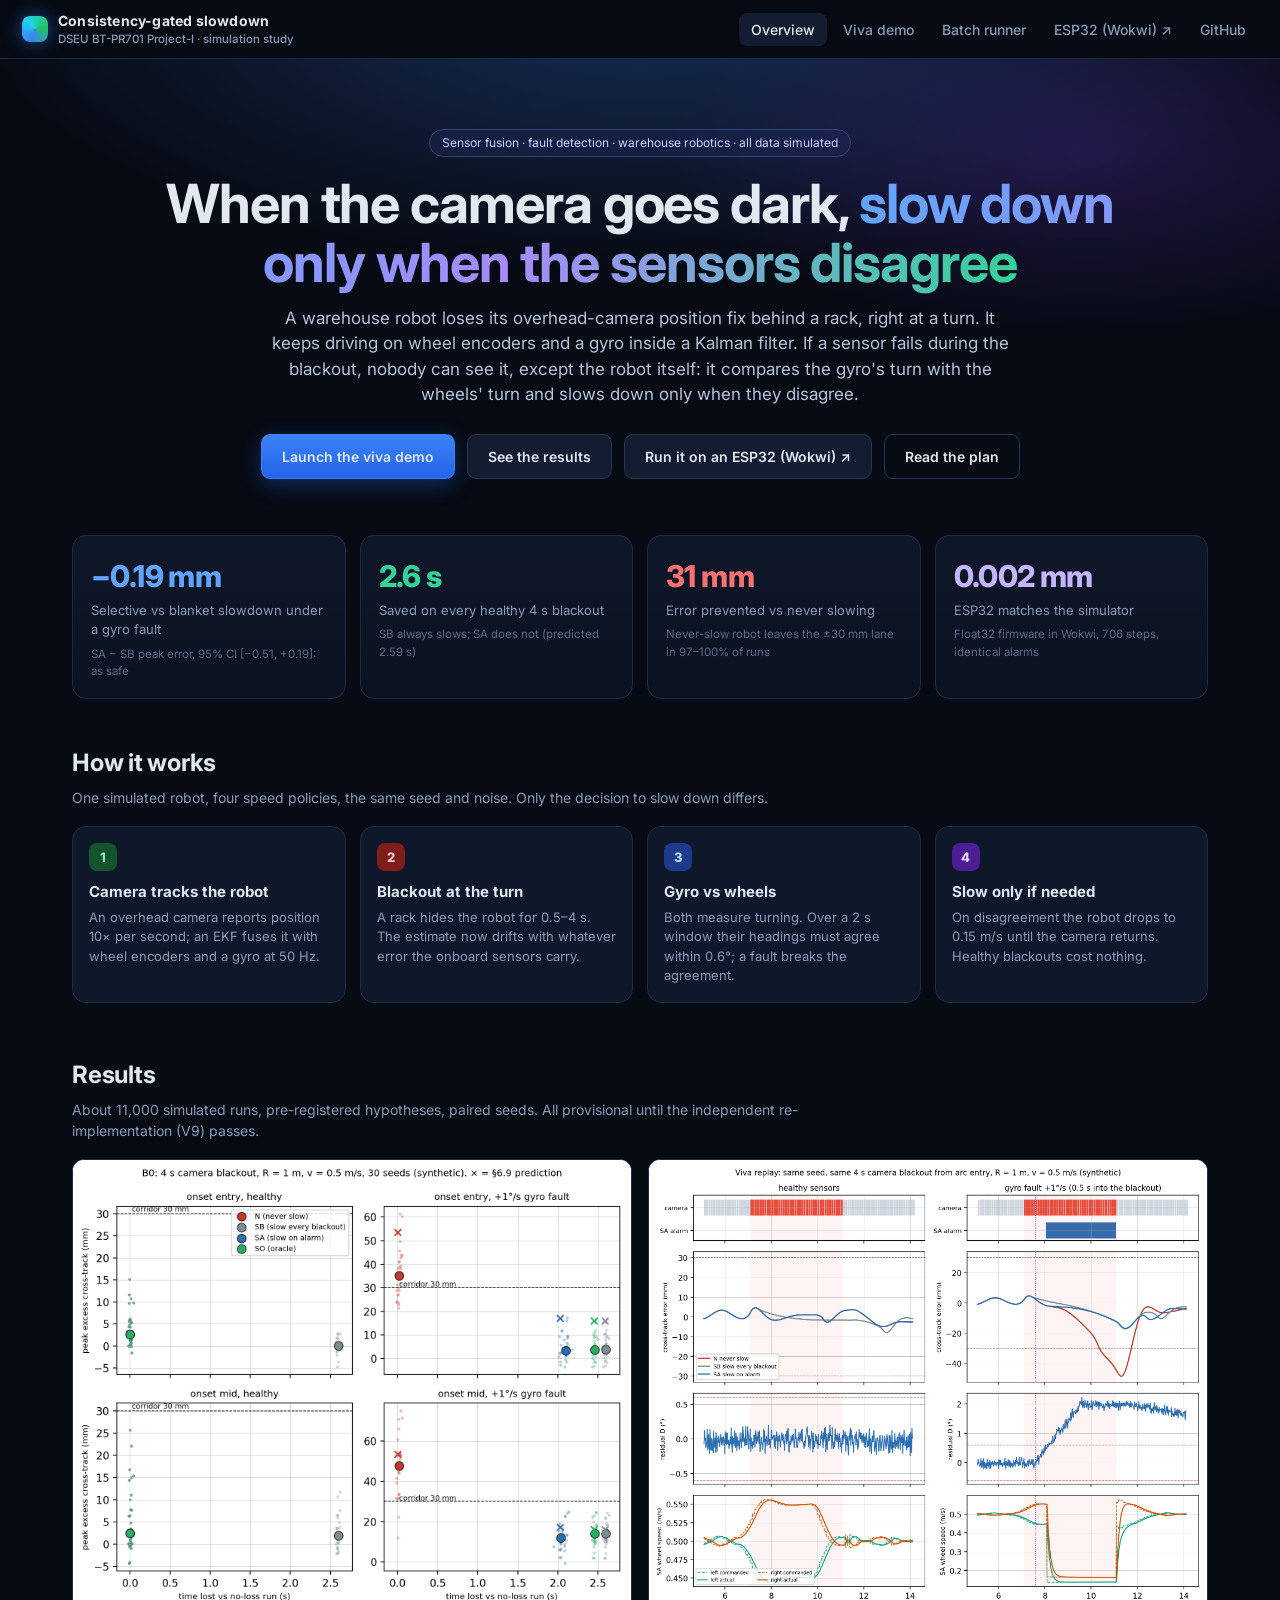
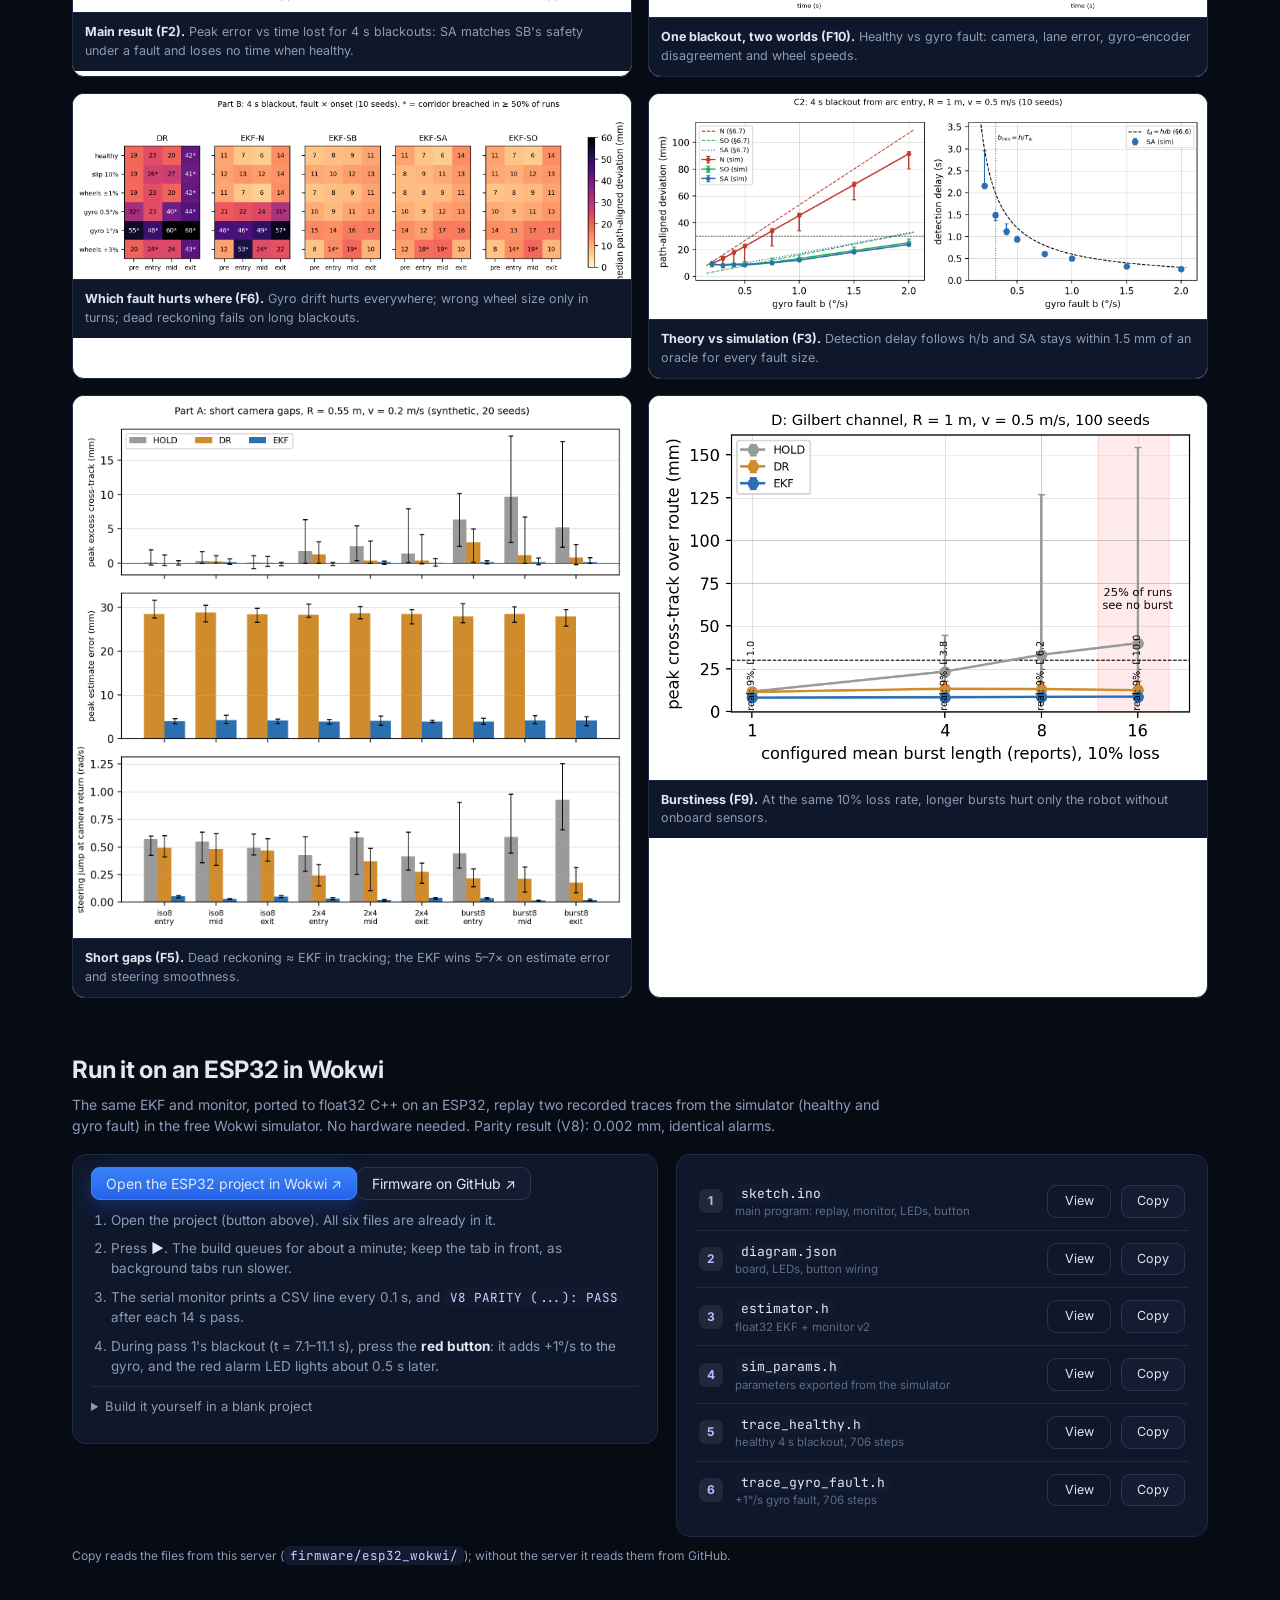
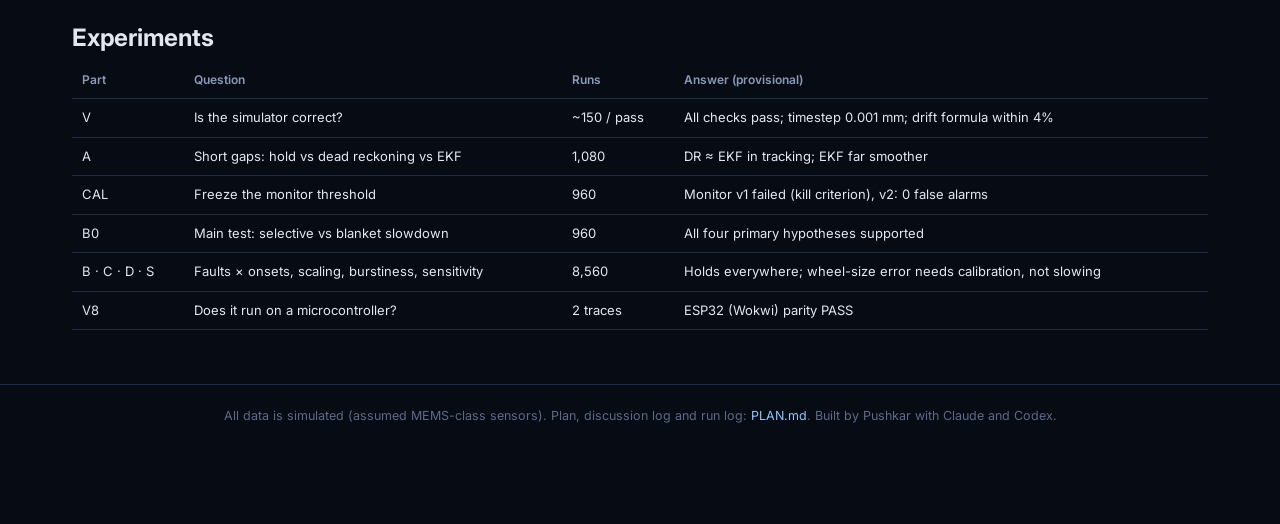
<file: index.html>
<!doctype html>
<html lang="en">
<head>
<meta charset="utf-8">
<title>Consistency-gated slowdown · redirecting</title>
<meta http-equiv="refresh" content="0; url=web/">
<link rel="canonical" href="web/">
</head>
<body style="background:#070b14;color:#cbd5e1;font-family:system-ui,sans-serif">
<p>Redirecting to the project site: <a href="web/" style="color:#93c5fd">web/</a></p>
</body>
</html>
</file>
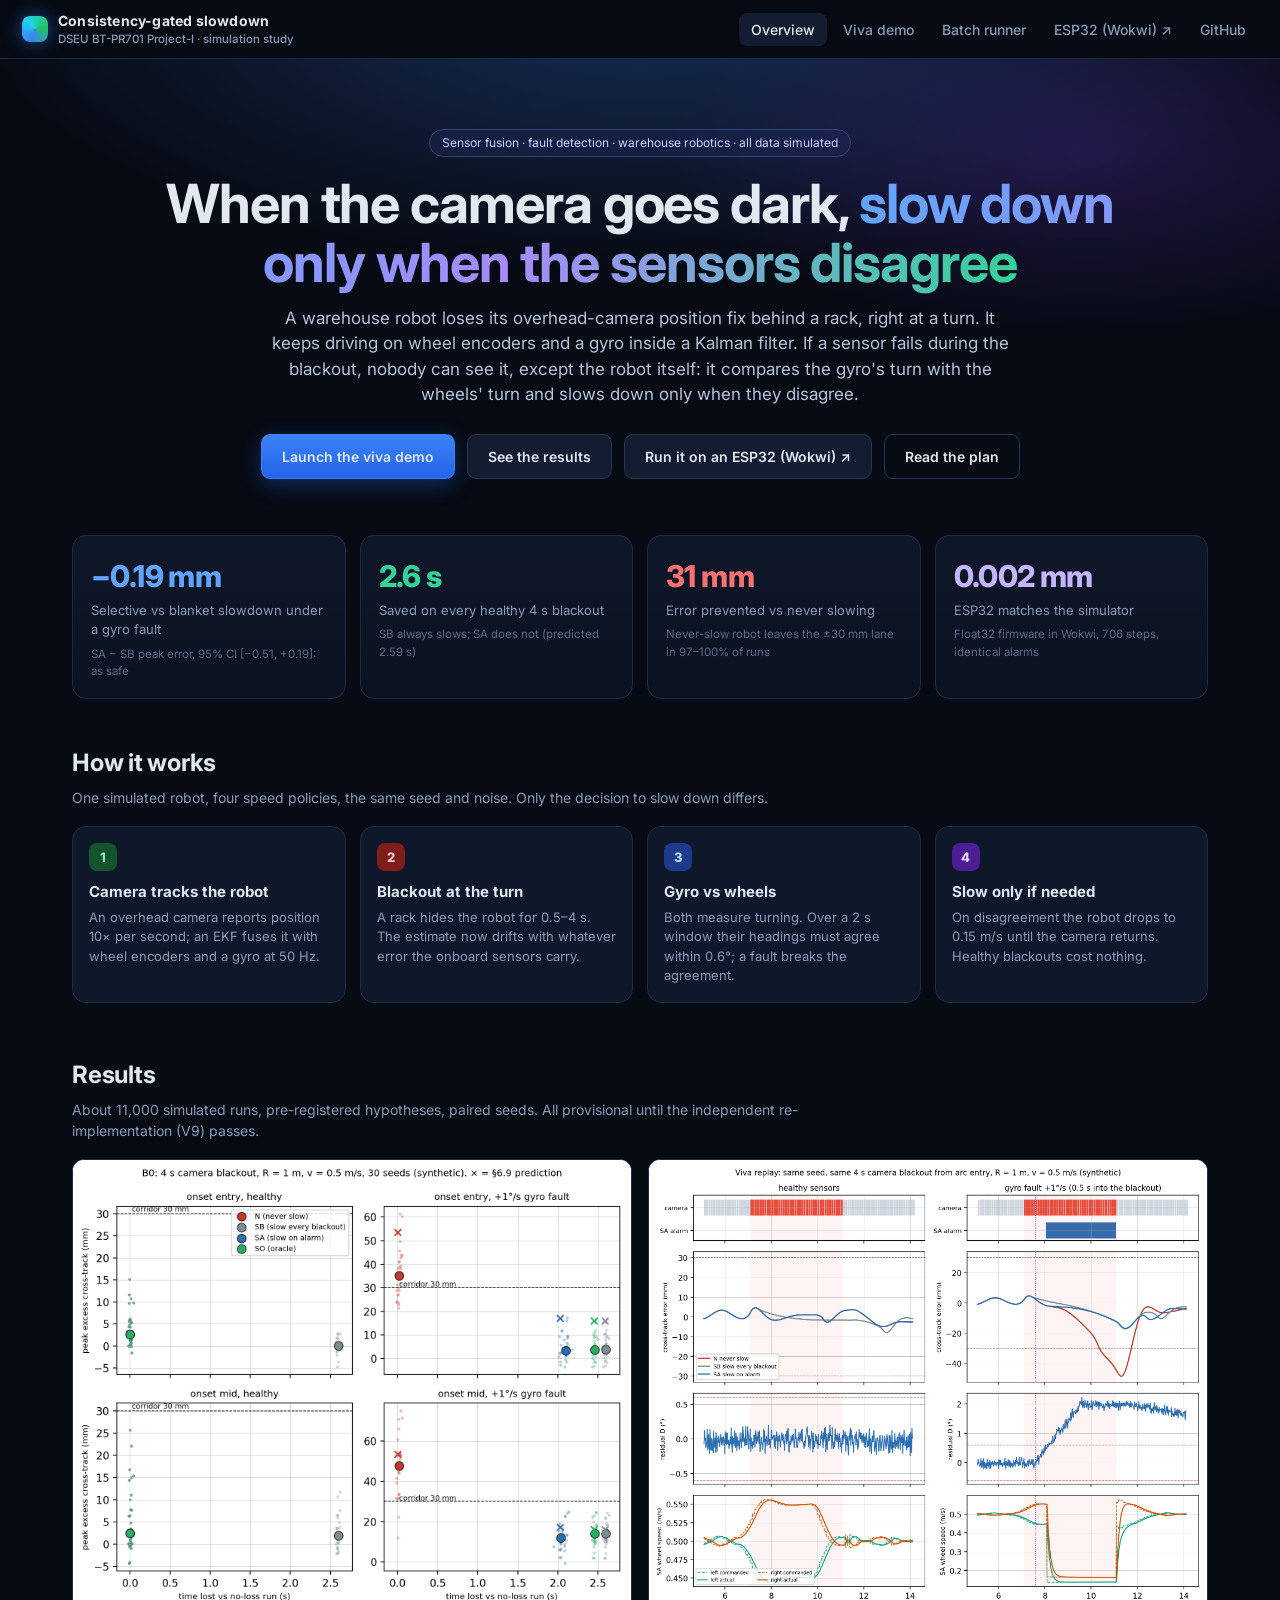
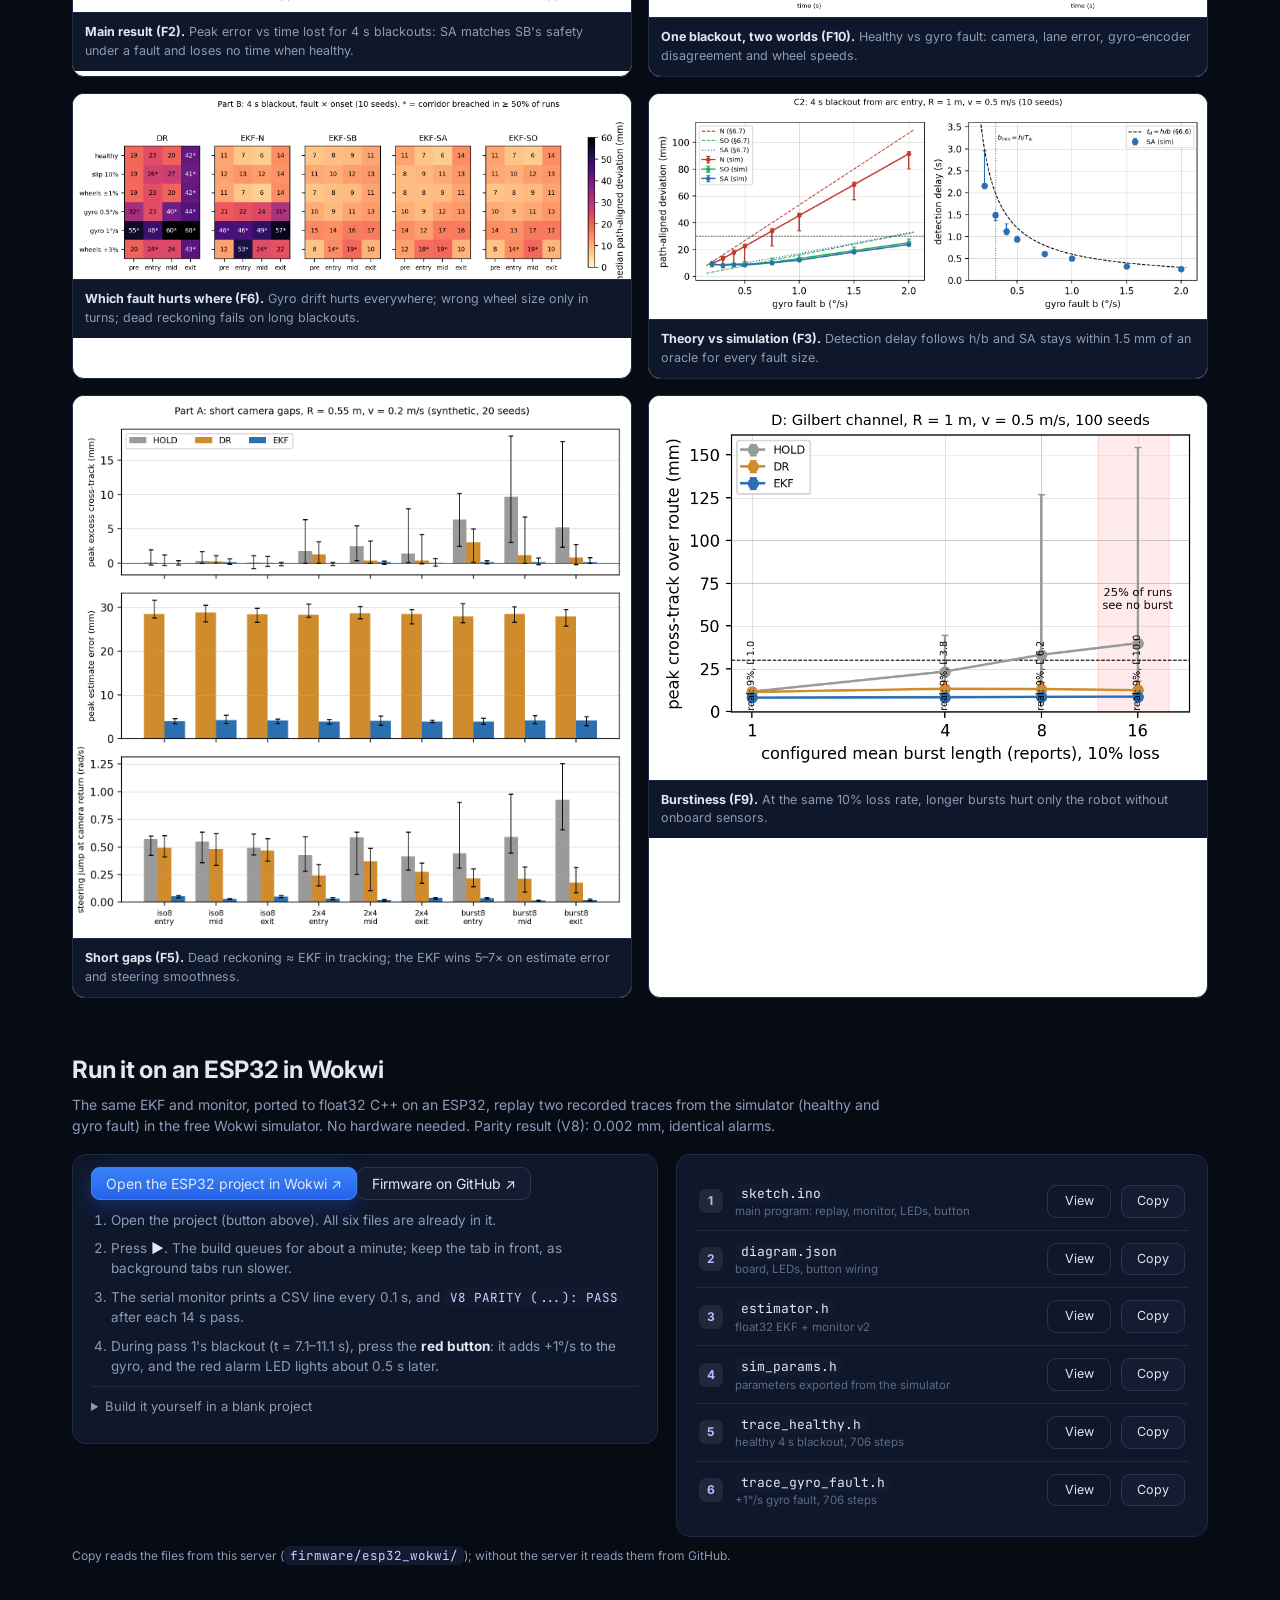
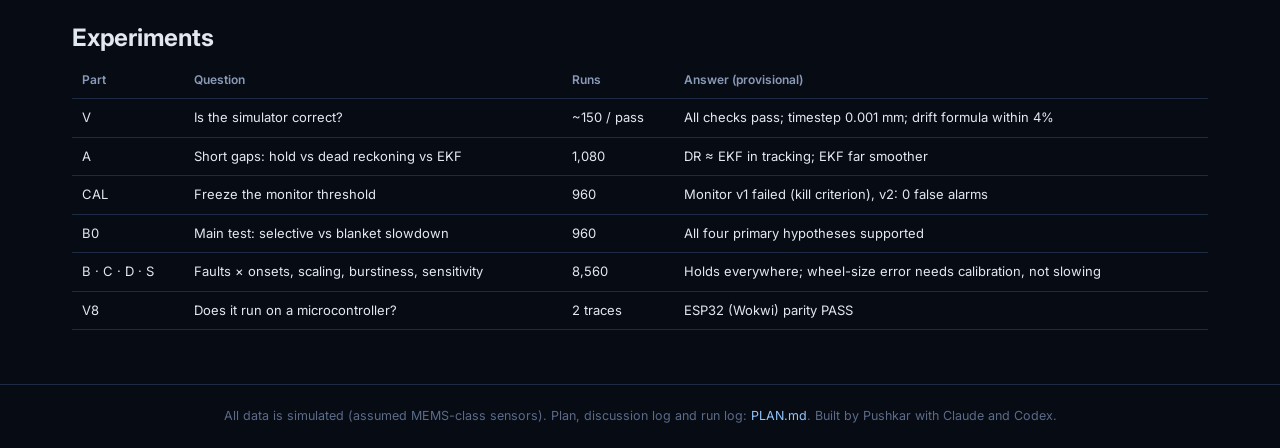
<file: web/index.html>
<!doctype html>
<html lang="en">
<head>
<meta charset="utf-8">
<meta name="viewport" content="width=device-width, initial-scale=1">
<title>Slow down only when the sensors disagree · camera blackouts at warehouse turns</title>
<link rel="preconnect" href="https://fonts.googleapis.com">
<link href="https://fonts.googleapis.com/css2?family=Inter:wght@400;500;600;700;800&family=JetBrains+Mono:wght@400;600&display=swap" rel="stylesheet">
<link rel="stylesheet" href="style.css">
</head>
<body>
<header class="topbar">
  <div class="brand"><div class="logo"></div><div>Consistency-gated slowdown<small>DSEU BT-PR701 Project-I · simulation study</small></div></div>
  <nav class="nav"><a class="active" href="index.html">Overview</a><a href="demo.html">Viva demo</a><a href="batch.html">Batch runner</a><a href="https://wokwi.com/projects/481495099027592193" target="_blank" rel="noopener" title="Open the ESP32 firmware project in Wokwi">ESP32 (Wokwi) ↗</a><a href="https://github.com/pushkar1887/co_res" target="_blank" rel="noopener">GitHub</a></nav>
</header>

<section class="hero">
  <span class="badge">Sensor fusion · fault detection · warehouse robotics · all data simulated</span>
  <h1>When the camera goes dark, <em>slow down only when the sensors disagree</em></h1>
  <p class="lead">A warehouse robot loses its overhead-camera position fix behind a rack, right at a turn. It keeps driving on wheel encoders and a gyro inside a Kalman filter. If a sensor fails during the blackout, nobody can see it, except the robot itself: it compares the gyro's turn with the wheels' turn and slows down only when they disagree.</p>
  <div class="cta"><a class="btn primary" href="demo.html">Launch the viva demo</a><a class="btn" href="#results">See the results</a><a class="btn" href="https://wokwi.com/projects/481495099027592193" target="_blank" rel="noopener">Run it on an ESP32 (Wokwi) ↗</a><a class="btn ghost" href="https://github.com/pushkar1887/co_res/blob/main/PLAN.md" target="_blank" rel="noopener">Read the plan</a></div>
</section>

<div class="wrap">
  <div class="kpis">
    <div class="kpi"><div class="v" style="color:#60a5fa">−0.19 mm</div><div class="l">Selective vs blanket slowdown under a gyro fault</div><div class="s">SA − SB peak error, 95% CI [−0.51, +0.19]: as safe</div></div>
    <div class="kpi"><div class="v" style="color:#34d399">2.6 s</div><div class="l">Saved on every healthy 4 s blackout</div><div class="s">SB always slows; SA does not (predicted 2.59 s)</div></div>
    <div class="kpi"><div class="v" style="color:#f87171">31 mm</div><div class="l">Error prevented vs never slowing</div><div class="s">Never-slow robot leaves the ±30 mm lane in 97–100% of runs</div></div>
    <div class="kpi"><div class="v" style="color:#c4b5fd">0.002 mm</div><div class="l">ESP32 matches the simulator</div><div class="s">Float32 firmware in Wokwi, 706 steps, identical alarms</div></div>
  </div>

  <div class="section">
    <h2>How it works</h2>
    <p>One simulated robot, four speed policies, the same seed and noise. Only the decision to slow down differs.</p>
    <div class="steps">
      <div class="step"><div class="n" style="background:#14532d;color:#86efac">1</div><h4>Camera tracks the robot</h4><p>An overhead camera reports position 10× per second; an EKF fuses it with wheel encoders and a gyro at 50 Hz.</p></div>
      <div class="step"><div class="n" style="background:#7f1d1d;color:#fecaca">2</div><h4>Blackout at the turn</h4><p>A rack hides the robot for 0.5–4 s. The estimate now drifts with whatever error the onboard sensors carry.</p></div>
      <div class="step"><div class="n" style="background:#1e3a8a;color:#bfdbfe">3</div><h4>Gyro vs wheels</h4><p>Both measure turning. Over a 2 s window their headings must agree within 0.6°; a fault breaks the agreement.</p></div>
      <div class="step"><div class="n" style="background:#4c1d95;color:#ddd6fe">4</div><h4>Slow only if needed</h4><p>On disagreement the robot drops to 0.15 m/s until the camera returns. Healthy blackouts cost nothing.</p></div>
    </div>
  </div>

  <div class="section" id="results">
    <h2>Results</h2>
    <p>About 11,000 simulated runs, pre-registered hypotheses, paired seeds. All provisional until the independent re-implementation (V9) passes.</p>
    <div class="gallery">
      <div class="fig"><img src="../figures/fig_policy_tradeoff.png" alt="policy trade-off"><div class="c"><b>Main result (F2).</b> Peak error vs time lost for 4 s blackouts: SA matches SB's safety under a fault and loses no time when healthy.</div></div>
      <div class="fig"><img src="../figures/fig_viva_timeline.png" alt="viva timeline"><div class="c"><b>One blackout, two worlds (F10).</b> Healthy vs gyro fault: camera, lane error, gyro–encoder disagreement and wheel speeds.</div></div>
      <div class="fig"><img src="../figures/fig_fault_map.png" alt="fault map"><div class="c"><b>Which fault hurts where (F6).</b> Gyro drift hurts everywhere; wrong wheel size only in turns; dead reckoning fails on long blackouts.</div></div>
      <div class="fig"><img src="../figures/fig_detection_regret.png" alt="detection regret"><div class="c"><b>Theory vs simulation (F3).</b> Detection delay follows h/b and SA stays within 1.5 mm of an oracle for every fault size.</div></div>
      <div class="fig"><img src="../figures/fig_estimators_short_gaps.png" alt="short gaps"><div class="c"><b>Short gaps (F5).</b> Dead reckoning ≈ EKF in tracking; the EKF wins 5–7× on estimate error and steering smoothness.</div></div>
      <div class="fig"><img src="../figures/fig_burstiness.png" alt="burstiness"><div class="c"><b>Burstiness (F9).</b> At the same 10% loss rate, longer bursts hurt only the robot without onboard sensors.</div></div>
    </div>
  </div>

  <div class="section" id="wokwi">
    <h2>Run it on an ESP32 in Wokwi</h2>
    <p>The same EKF and monitor, ported to float32 C++ on an ESP32, replay two recorded traces from the simulator (healthy and gyro fault) in the free Wokwi simulator. No hardware needed. Parity result (V8): 0.002 mm, identical alarms.</p>
    <div class="wokwi">
      <div class="wk-left">
        <div class="cta" style="justify-content:flex-start;margin:0 0 16px"><a class="btn primary" href="https://wokwi.com/projects/481495099027592193" target="_blank" rel="noopener">Open the ESP32 project in Wokwi ↗</a><a class="btn" href="https://github.com/pushkar1887/co_res/tree/main/firmware/esp32_wokwi" target="_blank" rel="noopener">Firmware on GitHub ↗</a></div>
        <ol class="wk-steps">
          <li>Open the project (button above). All six files are already in it.</li>
          <li>Press <b>▶</b>. The build queues for about a minute; keep the tab in front, as background tabs run slower.</li>
          <li>The serial monitor prints a CSV line every 0.1 s, and <code>V8 PARITY (...): PASS</code> after each 14 s pass.</li>
          <li>During pass 1's blackout (t = 7.1–11.1 s), press the <b>red button</b>: it adds +1°/s to the gyro, and the red alarm LED lights about 0.5 s later.</li>
        </ol>
        <details class="wk-manual"><summary>Build it yourself in a blank project</summary>
          <ol class="wk-steps">
            <li>Open a <a href="https://wokwi.com/projects/new/esp32" target="_blank" rel="noopener">new Wokwi ESP32 project ↗</a>.</li>
            <li>Copy <b>sketch.ino</b> and <b>diagram.json</b> from the list and paste each over the file of the same name.</li>
            <li>For the other four files, use <b>▾ next to the editor tabs → New file…</b>, type the name (clear the box first, it keeps the last name), then paste.</li>
            <li>After a change in <code>sim/</code>, regenerate the traces in the demo (Export ESP32 traces) and paste the new files.</li>
          </ol>
        </details>
      </div>
      <div class="wk-files" id="wkFiles"></div>
    </div>
    <p class="note" id="wkNote" style="margin-top:10px">Copy reads the files from this server (<code>firmware/esp32_wokwi/</code>); without the server it reads them from GitHub.</p>
  </div>

  <div class="section">
    <h2>Experiments</h2>
    <table class="plain">
      <tr><th>Part</th><th>Question</th><th>Runs</th><th>Answer (provisional)</th></tr>
      <tr><td>V</td><td>Is the simulator correct?</td><td>~150 / pass</td><td>All checks pass; timestep 0.001 mm; drift formula within 4%</td></tr>
      <tr><td>A</td><td>Short gaps: hold vs dead reckoning vs EKF</td><td>1,080</td><td>DR ≈ EKF in tracking; EKF far smoother</td></tr>
      <tr><td>CAL</td><td>Freeze the monitor threshold</td><td>960</td><td>Monitor v1 failed (kill criterion), v2: 0 false alarms</td></tr>
      <tr><td>B0</td><td>Main test: selective vs blanket slowdown</td><td>960</td><td>All four primary hypotheses supported</td></tr>
      <tr><td>B · C · D · S</td><td>Faults × onsets, scaling, burstiness, sensitivity</td><td>8,560</td><td>Holds everywhere; wheel-size error needs calibration, not slowing</td></tr>
      <tr><td>V8</td><td>Does it run on a microcontroller?</td><td>2 traces</td><td>ESP32 (Wokwi) parity PASS</td></tr>
    </table>
  </div>
</div>
<footer class="foot">All data is simulated (assumed MEMS-class sensors). Plan, discussion log and run log: <a href="https://github.com/pushkar1887/co_res/blob/main/PLAN.md">PLAN.md</a>. Built by Pushkar with Claude and Codex.</footer>
<script>
// Wokwi files: one-click copy (local server first, GitHub raw as fallback)
const WK = [['sketch.ino', 'main program: replay, monitor, LEDs, button'], ['diagram.json', 'board, LEDs, button wiring'], ['estimator.h', 'float32 EKF + monitor v2'],
  ['sim_params.h', 'parameters exported from the simulator'], ['trace_healthy.h', 'healthy 4 s blackout, 706 steps'], ['trace_gyro_fault.h', '+1°/s gyro fault, 706 steps']];
const RAW = 'https://raw.githubusercontent.com/pushkar1887/co_res/main/firmware/esp32_wokwi/', GH = 'https://github.com/pushkar1887/co_res/blob/main/firmware/esp32_wokwi/';
async function wkText(f) {
  try { const r = await fetch('../firmware/esp32_wokwi/' + f, { cache: 'no-store' }); if (r.ok) return await r.text(); } catch {}
  const r = await fetch(RAW + f); if (!r.ok) throw new Error(r.status); return await r.text();
}
async function wkCopy(f, b) {
  const old = b.textContent; b.disabled = true;
  try {
    const t = await wkText(f);
    try { await navigator.clipboard.writeText(t); }
    catch { const a = Object.assign(document.createElement('textarea'), { value: t }); document.body.appendChild(a); a.select(); document.execCommand('copy'); a.remove(); }
    b.textContent = `Copied ${(t.length / 1024).toFixed(1)} kB`; b.classList.add('ok');
  } catch (e) { b.textContent = 'Copy failed'; }
  setTimeout(() => { b.textContent = old; b.classList.remove('ok'); b.disabled = false; }, 1800);
}
const box = document.getElementById('wkFiles');
WK.forEach(([f, d], i) => {
  const row = document.createElement('div'); row.className = 'wk-file';
  row.innerHTML = `<span class="i">${i + 1}</span><div><code>${f}</code><small>${d}</small></div><a class="btn ghost" href="${GH + f}" target="_blank" rel="noopener">View</a><button class="btn">Copy</button>`;
  row.querySelector('button').onclick = (e) => wkCopy(f, e.currentTarget);
  box.appendChild(row);
});
</script>
</body>
</html>
</file>
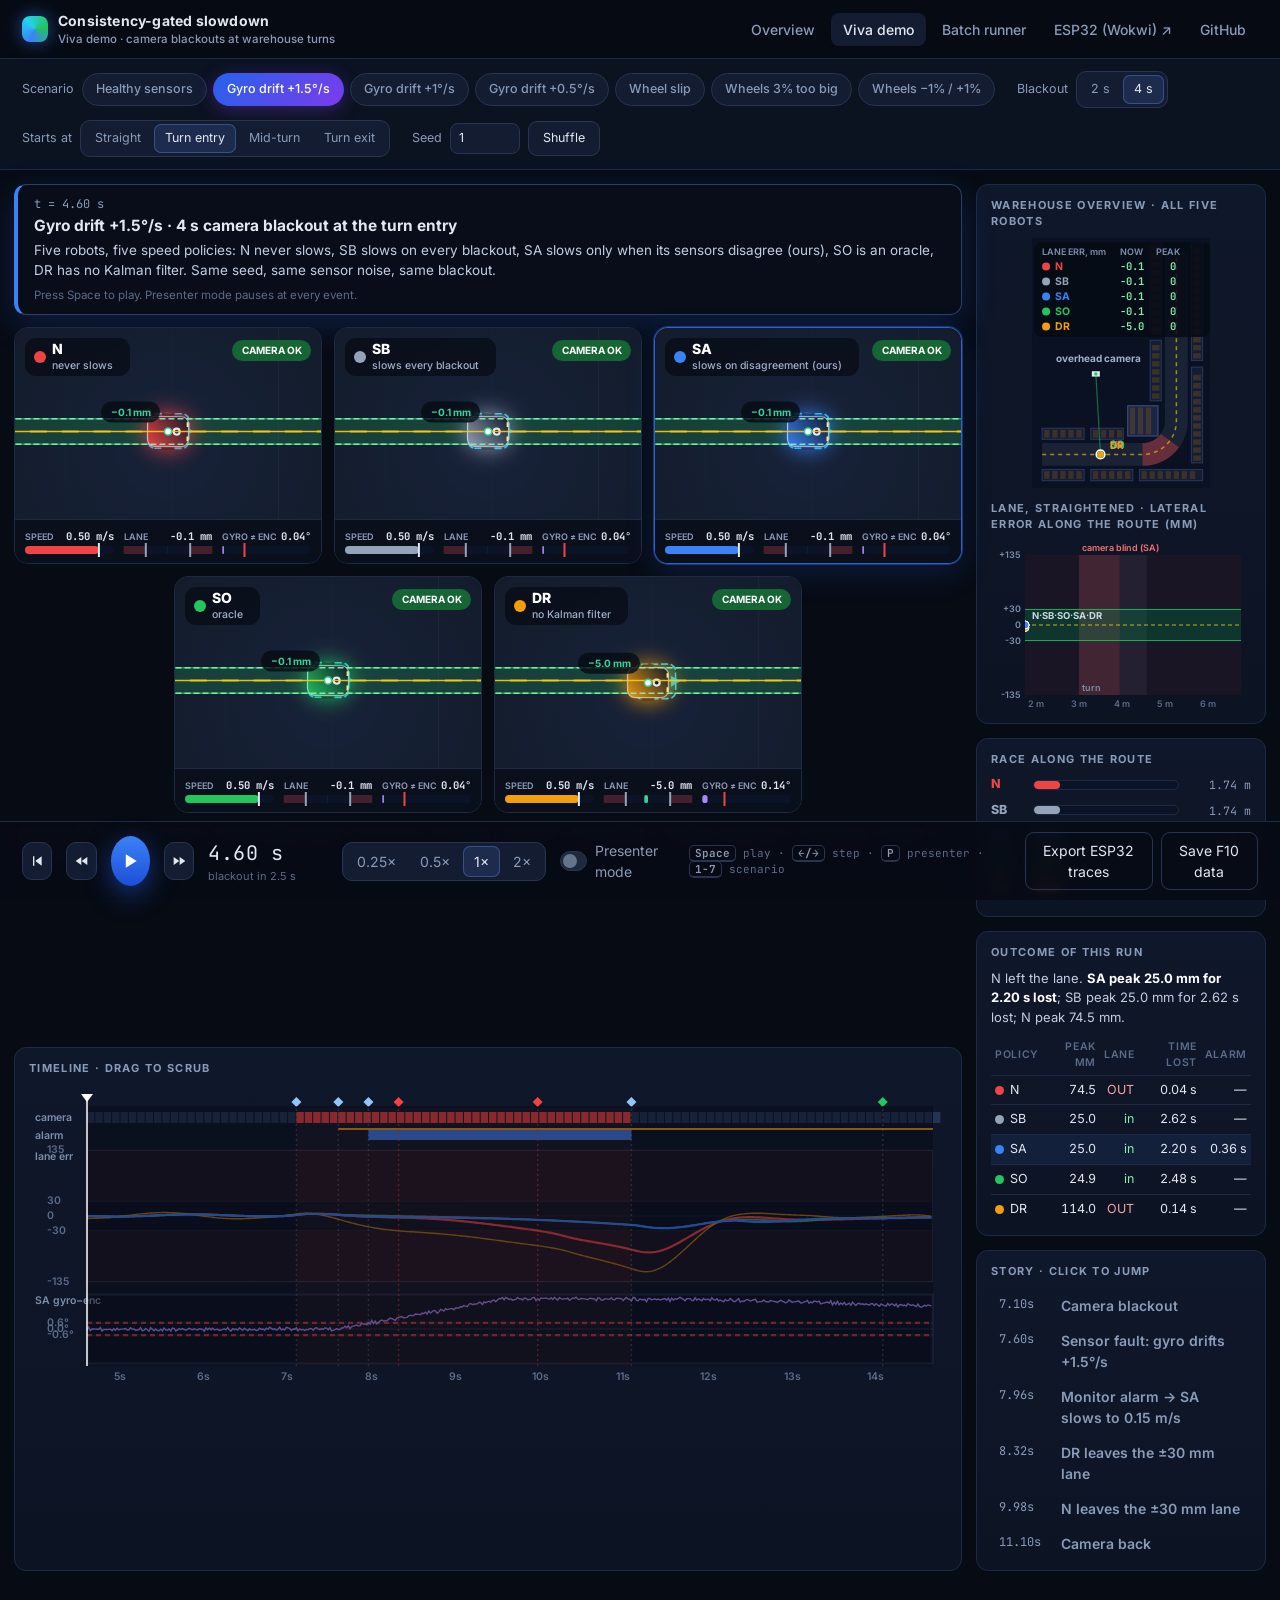
<file: web/demo.html>
<!doctype html>
<html lang="en">
<head>
<meta charset="utf-8">
<meta name="viewport" content="width=device-width, initial-scale=1">
<title>Viva demo · Slow down only when the sensors disagree</title>
<link rel="preconnect" href="https://fonts.googleapis.com">
<link href="https://fonts.googleapis.com/css2?family=Inter:wght@400;500;600;700;800&family=JetBrains+Mono:wght@400;600&display=swap" rel="stylesheet">
<link rel="stylesheet" href="style.css">
</head>
<body>
<header class="topbar">
  <div class="brand"><div class="logo"></div><div>Consistency-gated slowdown<small>Viva demo · camera blackouts at warehouse turns</small></div></div>
  <nav class="nav"><a href="index.html">Overview</a><a class="active" href="demo.html">Viva demo</a><a href="batch.html">Batch runner</a><a href="https://wokwi.com/projects/481495099027592193" target="_blank" rel="noopener" title="Open the ESP32 firmware project in Wokwi">ESP32 (Wokwi) ↗</a><a href="https://github.com/pushkar1887/co_res" target="_blank" rel="noopener">GitHub</a></nav>
</header>

<section class="scenario-bar">
  <div class="group">Scenario <div class="chips" id="presets"></div></div>
  <div class="group">Blackout <div class="seg" id="tb"><button data-v="2">2 s</button><button data-v="4">4 s</button></div></div>
  <div class="group">Starts at <div class="seg" id="onset"><button data-v="pre">Straight</button><button data-v="entry">Turn entry</button><button data-v="mid">Mid-turn</button><button data-v="exit">Turn exit</button></div></div>
  <div class="group">Seed <input id="seed" type="number" min="1" max="9999" value="1"><button id="dice" title="random seed">Shuffle</button></div>
</section>

<main class="stage">
  <div class="views">
    <div id="caption" class="caption"><div class="t"></div><div class="h"></div><div class="b"></div><div class="k"></div></div>
    <div class="view"><canvas id="view_N"></canvas></div>
    <div class="view"><canvas id="view_SB"></canvas></div>
    <div class="view hl"><canvas id="view_SA"></canvas></div>
    <div class="view r2a"><canvas id="view_SO"></canvas></div>
    <div class="view r2b"><canvas id="view_dr"></canvas></div>
    <div class="legend-line">Each view follows one robot. Trail = true path (green, amber &gt; 15 mm, red = out of lane) · cyan ghost = EKF estimate + 2σ ellipse · green band = ±30 mm lane · red band = where the camera is blind.</div>
  </div>
  <aside class="side">
    <div class="card"><h3>Warehouse overview · all five robots</h3><canvas id="mini" style="height:250px"></canvas>
      <h3 style="margin-top:12px">Lane, straightened · lateral error along the route (mm)</h3><canvas id="lane" style="height:170px"></canvas></div>
    <div class="card"><h3>Race along the route</h3><div id="race"></div></div>
    <div class="card"><h3>Outcome of this run</h3><div id="verdict"></div><table class="scores" id="scores"></table></div>
    <div class="card events"><h3>Story · click to jump</h3><ol id="events"></ol></div>
  </aside>
  <div class="timeline card"><h3>Timeline · drag to scrub</h3><canvas id="timeline"></canvas></div>
</main>

<footer class="transport">
  <button class="icon" id="restart" title="Restart (R)"><svg viewBox="0 0 24 24"><path d="M6 5h2v14H6zM9.5 12 19 5v14z"/></svg></button>
  <button class="icon" id="back" title="-1 s (Shift+Left)"><svg viewBox="0 0 24 24"><path d="M11 6v12L2.5 12zm9 0v12l-8.5-6z"/></svg></button>
  <button class="play" id="play" title="Play / pause (Space)"><svg viewBox="0 0 24 24" id="playIcon"><path d="M7 4v16l13-8z"/></svg></button>
  <button class="icon" id="fwd" title="+1 s (Shift+Right)"><svg viewBox="0 0 24 24"><path d="M13 6v12l8.5-6zm-9 0v12l8.5-6z"/></svg></button>
  <div class="clock" id="clock">0.00 s<small>blackout</small></div>
  <div class="seg" id="speed"><button data-v="0.25">0.25×</button><button data-v="0.5">0.5×</button><button data-v="1">1×</button><button data-v="2">2×</button></div>
  <label class="switch" title="Pause at every event (P)"><input type="checkbox" id="presenter"><span></span>Presenter mode</label>
  <div class="kbd"><b>Space</b> play · <b>←/→</b> step · <b>P</b> presenter · <b>1-7</b> scenario</div>
  <div class="tools"><span id="toolLog"></span><button id="export" class="btn ghost" title="Write firmware/esp32_wokwi headers">Export ESP32 traces</button><button id="example" class="btn ghost" title="Write results/examples/viva_example.json">Save F10 data</button></div>
</footer>
<script type="module" src="demo.js"></script>
</body>
</html>
</file>
<file: web/style.css>
/* Shared theme for web/index.html, web/demo.html and web/batch.html: dark "control room" look. */
:root {
  --bg: #070b14; --bg2: #0b1220; --panel: #0f172a; --panel2: #131c31; --line: #1e2a44; --line2: #273553;
  --fg: #e2e8f0; --muted: #8a9bb8; --dim: #5b6b88;
  --blue: #3b82f6; --red: #ef4444; --green: #22c55e; --amber: #f59e0b; --slate: #94a3b8; --cyan: #22d3ee; --violet: #a78bfa;
  --radius: 12px; --mono: "JetBrains Mono", ui-monospace, Consolas, monospace;
}
* { box-sizing: border-box; }
html, body { margin: 0; background: var(--bg); color: var(--fg); font: 14px/1.5 Inter, system-ui, -apple-system, "Segoe UI", sans-serif; }
a { color: #93c5fd; text-decoration: none; } a:hover { text-decoration: underline; }
code { font-family: var(--mono); font-size: 12.5px; background: #111a2e; padding: 1px 6px; border-radius: 6px; color: #c7d2fe; }

/* ---------- top bar ---------- */
.topbar { position: sticky; top: 0; z-index: 20; display: flex; align-items: center; gap: 18px; padding: 10px 22px;
  background: rgba(7, 11, 20, 0.82); backdrop-filter: blur(10px); border-bottom: 1px solid var(--line); }
.brand { display: flex; align-items: center; gap: 10px; font-weight: 700; letter-spacing: .2px; color: var(--fg); }
.brand .logo { width: 26px; height: 26px; border-radius: 8px; background: conic-gradient(from 200deg, var(--blue), var(--cyan), var(--green), var(--blue));
  box-shadow: 0 0 18px rgba(59,130,246,.55); }
.brand small { display: block; font-weight: 500; color: var(--muted); font-size: 11.5px; letter-spacing: 0; }
.nav { margin-left: auto; display: flex; gap: 4px; }
.nav a { color: var(--muted); padding: 6px 12px; border-radius: 8px; font-weight: 500; }
.nav a:hover, .nav a.active { color: var(--fg); background: var(--panel2); text-decoration: none; }

/* ---------- generic ---------- */
.card { background: linear-gradient(180deg, var(--panel), #0c1424); border: 1px solid var(--line); border-radius: var(--radius); padding: 12px 14px; }
.card h3 { margin: 0 0 8px; font-size: 11px; font-weight: 700; letter-spacing: .12em; text-transform: uppercase; color: var(--muted); }
button, .btn { font: inherit; color: var(--fg); background: var(--panel2); border: 1px solid var(--line2); padding: 7px 14px; border-radius: 9px; cursor: pointer; transition: .15s; }
button:hover, .btn:hover { border-color: #3b4f78; background: #172240; text-decoration: none; }
.btn.primary, button.primary { background: linear-gradient(180deg, #3b82f6, #2563eb); border-color: #3b82f6; box-shadow: 0 6px 20px rgba(37,99,235,.35); }
.btn.ghost { background: transparent; }
select, input[type=number] { font: inherit; color: var(--fg); background: var(--panel2); border: 1px solid var(--line2); border-radius: 8px; padding: 5px 8px; }
input[type=number] { width: 70px; }
.muted { color: var(--muted); } .note { color: var(--dim); font-size: 12px; }
canvas { display: block; width: 100%; }

/* segmented controls and chips */
.seg { display: inline-flex; background: var(--panel2); border: 1px solid var(--line2); border-radius: 10px; padding: 3px; gap: 2px; }
.seg button { border: 0; background: transparent; padding: 5px 11px; border-radius: 7px; color: var(--muted); }
.seg button.on { background: #1d2b4d; color: var(--fg); box-shadow: inset 0 0 0 1px #34508a; }
.chips { display: flex; flex-wrap: wrap; gap: 6px; }
.chip { border-radius: 999px; padding: 6px 13px; font-weight: 500; color: var(--muted); background: var(--panel2); border: 1px solid var(--line2); }
.chip.on { color: #fff; border-color: transparent; background: linear-gradient(135deg, #2563eb, #7c3aed); box-shadow: 0 4px 18px rgba(124,58,237,.35); }
.group { display: flex; align-items: center; gap: 8px; color: var(--muted); font-size: 12.5px; }
.dot { display: inline-block; width: 9px; height: 9px; border-radius: 50%; margin-right: 6px; vertical-align: middle; }

/* ---------- demo layout ---------- */
.scenario-bar { display: flex; flex-wrap: wrap; gap: 12px 22px; align-items: center; padding: 12px 22px; border-bottom: 1px solid var(--line); background: var(--bg2); }
.stage { display: grid; grid-template-columns: 1fr 1fr 330px; grid-template-rows: auto auto; gap: 14px; padding: 14px 22px 110px; }
.views { grid-column: 1 / 3; position: relative; display: grid; grid-template-columns: repeat(6, 1fr); gap: 12px; align-content: start; }
.views .view { grid-column: span 2; }                       /* row 1: N, SB, SA */
.views .view.r2a { grid-column: 2 / span 2; } .views .view.r2b { grid-column: 4 / span 2; }   /* row 2: SO, DR, centred */
.view { position: relative; border-radius: 14px; overflow: hidden; border: 1px solid var(--line); background: #0b1220; }
.view.hl { border-color: #2f5fd0; box-shadow: 0 0 0 1px rgba(59,130,246,.35), 0 10px 30px rgba(37,99,235,.18); }
.view canvas { height: clamp(210px, calc((100vh - 430px) / 2), 360px); }   /* both rows of views fit one screen */
.legend-line { grid-column: 1 / -1; font-size: 11.5px; color: #7d8eab; padding: 0 4px; }
.side { grid-column: 3; grid-row: 1 / 3; display: flex; flex-direction: column; gap: 14px; }
.timeline { grid-column: 1 / 3; }
.timeline canvas { height: 300px; cursor: col-resize; }
.caption { grid-column: 1 / -1; min-height: 78px; opacity: .5; pointer-events: none; transition: opacity .35s, box-shadow .35s;
  background: rgba(9, 14, 27, 0.88); border: 1px solid #2c3f66; border-left: 4px solid var(--blue); border-radius: 12px; padding: 10px 16px; }
.caption.show { opacity: 1; box-shadow: 0 10px 34px rgba(37,99,235,.22); }
.caption .t { font-family: var(--mono); color: var(--muted); font-size: 12px; }
.caption .h { font-weight: 700; font-size: 15.5px; margin: 1px 0 3px; }
.caption .b { color: #c3cee3; font-size: 13.5px; }
.caption .k { margin-top: 6px; font-size: 11.5px; color: var(--dim); }
#race .row { display: grid; grid-template-columns: 34px 1fr 64px; align-items: center; gap: 8px; margin: 7px 0; font-size: 12.5px; }
#race .bar { height: 10px; border-radius: 6px; background: #0b1426; border: 1px solid var(--line); overflow: hidden; }
#race .bar i { display: block; height: 100%; border-radius: 6px; }
#race .val { text-align: right; font-family: var(--mono); color: var(--muted); font-size: 11.5px; }
#race .out { color: var(--red); font-weight: 700; }
table.scores { width: 100%; border-collapse: collapse; font-variant-numeric: tabular-nums; font-size: 12.5px; }
table.scores th { color: var(--dim); font-weight: 600; font-size: 10.5px; text-transform: uppercase; letter-spacing: .06em; text-align: right; padding: 4px 4px; }
table.scores td { padding: 5px 4px; border-top: 1px solid var(--line); text-align: right; }
table.scores th:first-child, table.scores td:first-child { text-align: left; }
table.scores tr.hl td { background: rgba(59,130,246,.10); }
.bad { color: #fca5a5; } .good { color: #86efac; }
#verdict { font-size: 13px; color: #c3cee3; margin-bottom: 8px; }
#verdict b { color: #fff; }
.events ol { list-style: none; margin: 0; padding: 0; max-height: 270px; overflow: auto; }
.events li { display: grid; grid-template-columns: 54px 1fr; gap: 8px; padding: 7px 8px; border-radius: 8px; cursor: pointer; color: var(--muted); }
.events li:hover { background: var(--panel2); }
.events li.on { background: #16213d; color: var(--fg); box-shadow: inset 3px 0 0 var(--blue); }
.events li .tt { font-family: var(--mono); font-size: 12px; }
.events li .hh { font-weight: 600; color: inherit; }
.transport { position: fixed; left: 0; right: 0; bottom: 0; z-index: 30; display: flex; align-items: center; gap: 14px; padding: 10px 22px;
  background: rgba(7, 11, 20, 0.9); backdrop-filter: blur(10px); border-top: 1px solid var(--line); }
.transport .play { width: 50px; height: 50px; border-radius: 50%; display: grid; place-items: center; padding: 0;
  background: linear-gradient(180deg, #3b82f6, #1d4ed8); border: 0; box-shadow: 0 8px 26px rgba(37,99,235,.5); }
.transport .play svg { width: 20px; height: 20px; fill: #fff; }
.transport .icon { width: 38px; height: 38px; display: grid; place-items: center; padding: 0; border-radius: 10px; }
.transport .icon svg { width: 16px; height: 16px; fill: var(--fg); }
.clock { font-family: var(--mono); font-size: 20px; letter-spacing: .5px; min-width: 120px; }
.clock small { display: block; font-size: 11px; color: var(--dim); letter-spacing: 0; font-family: Inter, sans-serif; }
.switch { display: inline-flex; align-items: center; gap: 8px; cursor: pointer; color: var(--muted); user-select: none; }
.switch input { display: none; }
.switch span { width: 34px; height: 20px; border-radius: 999px; background: #1e293b; border: 1px solid var(--line2); position: relative; transition: .2s; }
.switch span::after { content: ""; position: absolute; top: 2px; left: 2px; width: 14px; height: 14px; border-radius: 50%; background: #64748b; transition: .2s; }
.switch input:checked + span { background: #1d4ed8; border-color: #3b82f6; }
.switch input:checked + span::after { left: 16px; background: #fff; }
.kbd { font-family: var(--mono); font-size: 11px; color: var(--dim); }
.kbd b { color: var(--muted); border: 1px solid var(--line2); border-bottom-width: 2px; border-radius: 5px; padding: 0 5px; font-weight: 600; }
.tools { margin-left: auto; display: flex; gap: 8px; align-items: center; }
#toolLog { font-family: var(--mono); font-size: 11px; color: var(--muted); max-width: 420px; white-space: nowrap; overflow: hidden; text-overflow: ellipsis; }
@media (max-width: 1500px) { .stage { grid-template-columns: 1fr 1fr 290px; padding-left: 14px; padding-right: 14px; } }
@media (max-width: 1250px) {
  .stage { grid-template-columns: 1fr; } .views { grid-column: 1; grid-template-columns: 1fr 1fr; } .side { grid-column: 1; grid-row: auto; } .timeline { grid-column: 1; }
  .views .view, .views .view.r2a, .views .view.r2b { grid-column: auto; } .view canvas { height: 280px; }
}
@media (max-width: 760px) { .views { grid-template-columns: 1fr; } }

/* ---------- landing page ---------- */
.hero { position: relative; overflow: hidden; padding: 70px 22px 46px; text-align: center;
  background: radial-gradient(1100px 420px at 50% -10%, rgba(59,130,246,.28), transparent 60%), radial-gradient(700px 300px at 85% 20%, rgba(124,58,237,.22), transparent 60%); }
.hero h1 { font-size: clamp(30px, 4.4vw, 54px); line-height: 1.08; margin: 0 auto 14px; max-width: 980px; letter-spacing: -0.02em; }
.hero h1 em { font-style: normal; background: linear-gradient(90deg, #60a5fa, #a78bfa, #34d399); -webkit-background-clip: text; background-clip: text; color: transparent; }
.hero p.lead { color: #b6c3da; font-size: 17px; max-width: 760px; margin: 0 auto 26px; }
.hero .cta { display: flex; gap: 12px; justify-content: center; flex-wrap: wrap; }
.hero .cta .btn { padding: 11px 20px; font-weight: 600; }
.badge { display: inline-block; font-size: 12px; color: #c7d2fe; border: 1px solid #33427a; background: rgba(30,41,90,.4); padding: 4px 12px; border-radius: 999px; margin-bottom: 18px; }
.wrap { max-width: 1180px; margin: 0 auto; padding: 0 22px; }
.kpis { display: grid; grid-template-columns: repeat(4, 1fr); gap: 14px; margin: 10px auto 46px; }
.kpi { padding: 18px; border-radius: 14px; background: linear-gradient(180deg, #0f172a, #0b1220); border: 1px solid var(--line); }
.kpi .v { font-size: 30px; font-weight: 800; letter-spacing: -0.02em; }
.kpi .l { color: var(--muted); font-size: 13px; margin-top: 2px; }
.kpi .s { color: var(--dim); font-size: 11.5px; margin-top: 6px; }
.section { margin: 0 auto 54px; }
.section h2 { font-size: 24px; margin: 0 0 6px; letter-spacing: -0.01em; }
.section > p { color: var(--muted); margin: 0 0 18px; max-width: 820px; }
.steps { display: grid; grid-template-columns: repeat(4, 1fr); gap: 14px; }
.step { padding: 16px; border-radius: 14px; background: var(--panel); border: 1px solid var(--line); position: relative; }
.step .n { width: 28px; height: 28px; border-radius: 8px; display: grid; place-items: center; font-weight: 800; font-size: 13px; margin-bottom: 10px; }
.step h4 { margin: 0 0 4px; font-size: 15px; }
.step p { margin: 0; color: var(--muted); font-size: 13px; }
.gallery { display: grid; grid-template-columns: repeat(2, 1fr); gap: 16px; }
.fig { background: #fff; border-radius: 12px; overflow: hidden; border: 1px solid var(--line); }
.fig img { display: block; width: 100%; }
.fig .c { background: var(--panel); color: var(--muted); font-size: 12.5px; padding: 10px 12px; border-top: 1px solid var(--line); }
.fig .c b { color: var(--fg); }
table.plain { width: 100%; border-collapse: collapse; font-size: 13px; }
table.plain th, table.plain td { padding: 9px 10px; border-bottom: 1px solid var(--line); text-align: left; }
table.plain th { color: var(--muted); font-weight: 600; font-size: 12px; }
footer.foot { border-top: 1px solid var(--line); padding: 22px; color: var(--dim); font-size: 12.5px; text-align: center; }
@media (max-width: 900px) { .kpis, .steps, .gallery { grid-template-columns: 1fr 1fr; } }

/* ---------- batch page ---------- */
.batch-grid { display: grid; grid-template-columns: repeat(4, 1fr); gap: 12px; margin: 16px 0; }
.batch-grid button { text-align: left; padding: 14px; border-radius: 12px; }
.batch-grid button b { display: block; font-size: 15px; }
.batch-grid button span { color: var(--muted); font-size: 12px; }
#log { white-space: pre-wrap; font: 12.5px/1.5 var(--mono); background: #060a12; border: 1px solid var(--line); border-radius: 12px; padding: 14px; min-height: 180px; color: #a5b4cf; }

/* ---------- Wokwi section (landing page) ---------- */
.wokwi { display: grid; grid-template-columns: 1.1fr 1fr; gap: 18px; align-items: start; }
.wk-left, .wk-files { padding: 18px; border-radius: 14px; background: var(--panel); border: 1px solid var(--line); }
.wk-steps { margin: 0; padding-left: 20px; color: var(--muted); font-size: 13.5px; }
.wk-steps li { margin: 0 0 8px; } .wk-steps b { color: var(--fg); } .wk-steps a { color: #93c5fd; }
.wk-manual { margin-top: 10px; border-top: 1px solid var(--line); padding-top: 10px; } .wk-manual summary { cursor: pointer; color: var(--muted); font-size: 13px; margin-bottom: 8px; }
.wk-file { display: grid; grid-template-columns: 26px 1fr auto auto; gap: 10px; align-items: center; padding: 9px 4px; border-top: 1px solid var(--line); }
.wk-file:first-child { border-top: 0; }
.wk-file .i { width: 24px; height: 24px; border-radius: 7px; display: grid; place-items: center; font-size: 12px; font-weight: 700; background: #1e293b; color: #c4b5fd; }
.wk-file code { font-size: 13px; color: var(--fg); } .wk-file small { display: block; color: var(--dim); font-size: 11.5px; }
.wk-file .btn { padding: 6px 12px; font-size: 12.5px; min-width: 64px; text-align: center; }
.wk-file .btn.ok { background: #166534; border-color: #22c55e; }
@media (max-width: 900px) { .wokwi { grid-template-columns: 1fr; } }
</file>
